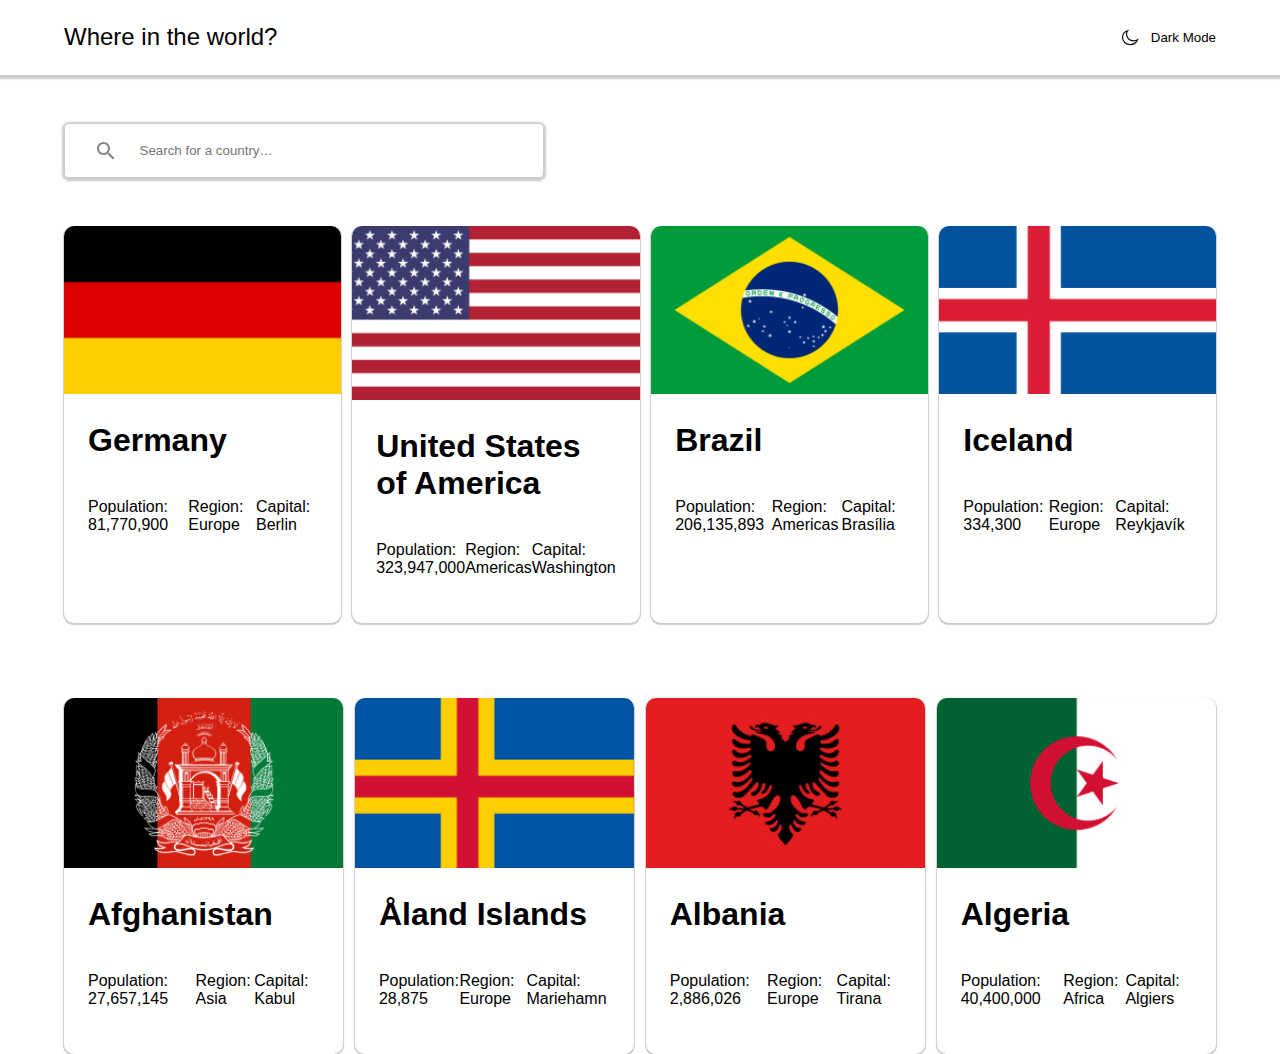
<file: index.html>
<!DOCTYPE html>
<html lang="en">

<head>
    <meta charset="UTF-8">
    <meta name="viewport" content="width=device-width, initial-scale=1.0">
    <title>1-dars</title>
    <link rel="stylesheet" href="style.css">
</head>

<body>
    <header>
        <nav class="container">
            <a href="index.html">Where in the world?</a>

            <button>
                <img src="./images/Group 3.svg" alt="">
                <span>Dark Mode</span>
            </button>
        </nav>
    </header>

    <main class="container">
        <section class="search">
            <label for="search">
                <img src="./images/search.svg" alt="">
                <input type="search" placeholder="Search for a country…" id="search">
            </label>
        </section>

        <section class="flags">
            <div class="flags-card">
                <a href="germany.html">
                <img src="./images/flag-germany.jpg" alt="">
                <div class="flags-card-text">
                    <h1>Germany</h1>
                    <div class="card-text">
                    <p>Population: 81,770,900</p>
                    <p>Region: Europe</p>
                    <p>Capital: Berlin</p>
                    </div>
                </a>
                </div>
            </div>

            <div class="flags-card">
                <a href="usa.html">
                <img src="./images/flag-usa.jpg" alt="">
                <div class="flags-card-text">
                    <h1>United States of America</h1>
                    <div class="card-text">
                    <p>Population: 323,947,000</p>
                    <p>Region: Americas</p>
                    <p>Capital: Washington</p>
                    </div>
                </div>
                </a>
            </div>


            <div class="flags-card">
                <a href="brazil.html">
                <img src="./images/flag-brazil.jpg" alt="">
                <div class="flags-card-text">
                    <h1>Brazil</h1>
                    <div class="card-text">
                    <p>Population: 206,135,893</p>
                    <p>Region: Americas</p>
                    <p>Capital: Brasília</p>
                    </div>
                </div>
                </a>
            </div>

            <div class="flags-card">
                <a href="iceland.html">
                <img src="./images/1280px-Flag_of_Germany.svg.jpg" alt="">
                <div class="flags-card-text">
                    <h1>Iceland</h1>
                    <div class="card-text">
                    <p>Population: 334,300</p>
                    <p>Region: Europe</p>
                    <p>Capital: Reykjavík</p>
                    </div>
                </div>
                </a>
            </div>

            <div class="flags-card">
                <a href="afghan.html">
                <img src="./images/1280px-Flag_of_Germany.svg (4).jpg" alt="">
                <div class="flags-card-text">
                    <h1>Afghanistan</h1>
                    <div class="card-text">
                    <p>Population: 27,657,145</p>
                    <p>Region: Asia</p>
                    <p>Capital: Kabul</p>
                    </div>
                </div>
                </a>
            </div>

            <div class="flags-card">
                <a href="aland.html">
                <img src="./images/1280px-Flag_of_Germany.svg (3).jpg" alt="">
                <div class="flags-card-text">
                    <h1>Åland Islands</h1>
                    <div class="card-text">
                    <p>Population: 28,875</p>
                    <p>Region: Europe</p>
                    <p>Capital: Mariehamn</p>
                    </div>
                </div>
                </a>
            </div>

            <div class="flags-card">
                <a href="albania.html">
                <img src="./images/1280px-Flag_of_Germany.svg (2).jpg" alt="">
                <div class="flags-card-text">
                    <h1>Albania</h1>
                    <div class="card-text">
                    <p>Population: 2,886,026</p>
                    <p>Region: Europe</p>
                    <p>Capital: Tirana</p>
                    </div>
                </div>
                </a>
            </div>

            <div class="flags-card">
                <a href="algeria.html">
                <img src="./images/1280px-Flag_of_Germany.svg (1).jpg" alt="">
                <div class="flags-card-text">
                    <h1>Algeria</h1>
                    <div class="card-text">
                    <p>Population: 40,400,000</p>
                    <p>Region: Africa</p>
                    <p>Capital: Algiers</p>
                    </div>
                </div>
                </a>
            </div>

            
        </section>
    </main>

    <script src="./main.js"></script>
</body>

</html>
</file>
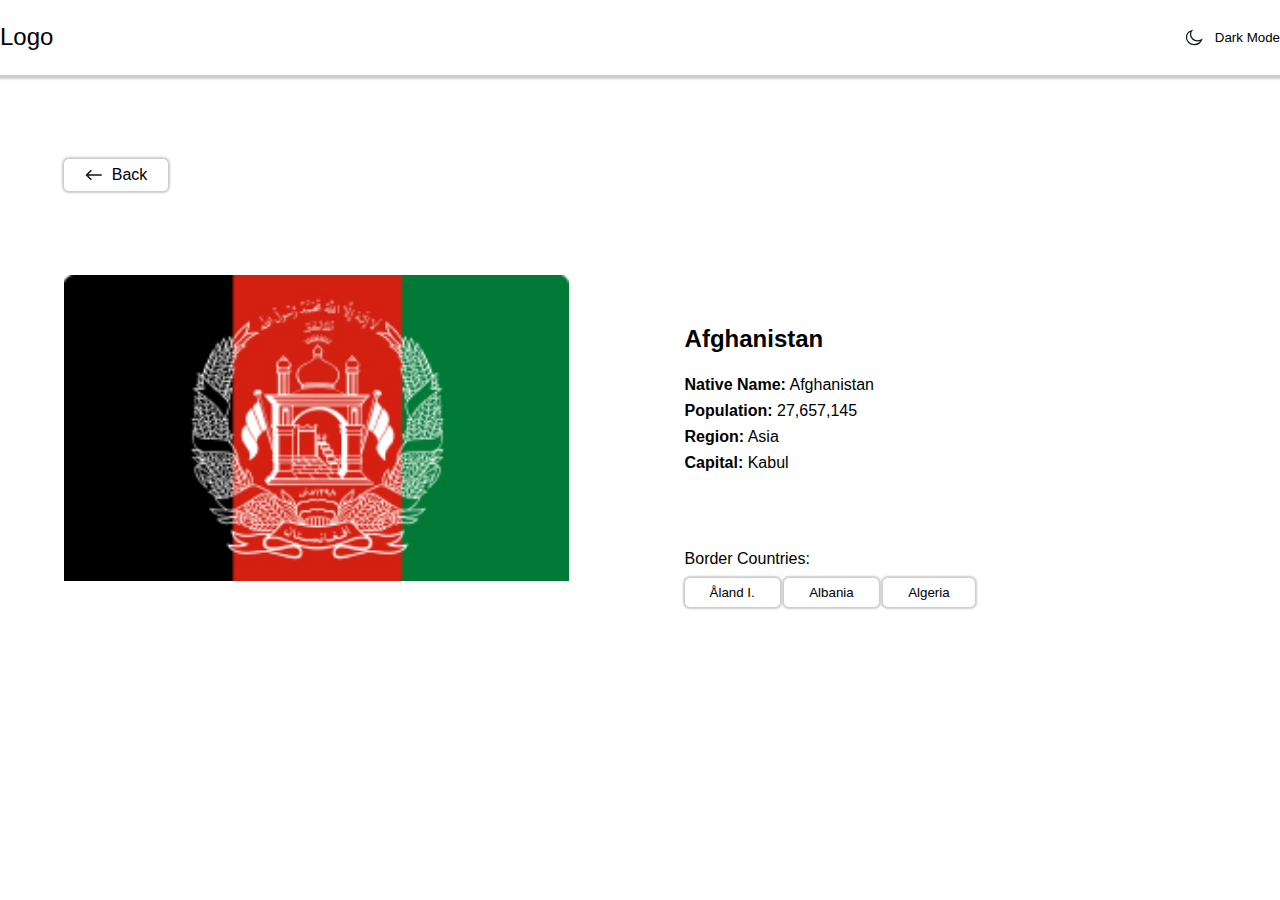
<file: afghan.html>
<!DOCTYPE html>
<html lang="en">
  <head>
    <meta charset="UTF-8" />
    <meta name="viewport" content="width=device-width, initial-scale=1.0" />
    <title>1-dars</title>
    <link rel="stylesheet" href="style.css" />
  </head>
  <body>
    <header>
      <nav>
        <a href="#">Logo</a>

        <button>
            <img src="./images/Group 3.svg" alt="">
            <span>Dark Mode</span>
        </button>
      </nav>
    </header>

    <main class="container">
      <section class="back">
        <a href="index.html">
          <img src="images/call-made.svg" alt="" />
          <span>Back</span>
        </a>
      </section>

      <section class="country">
        <div class="country-left">
          <img src="./images/1280px-Flag_of_Germany.svg (4).jpg" alt="" />
        </div>
        <div class="country-right">
          <h2>Afghanistan</h2>

          <ul>
            <li><b>Native Name:</b> Afghanistan</li>
            <li><b>Population:</b> 27,657,145</li>
            <li><b>Region:</b> Asia</li>
            <li><b>Capital:</b> Kabul</li>
          </ul>

          <div class="border">
            <p>Border Countries:</p>
            <button>
              <a href="aland.html" class="btn1"> Åland I. </a>
            </button>

            <button>
              <a href="albania.html" class="btn2"> Albania </a>
            </button>

            <button>
              <a href="algeria.html" class="btn3"> Algeria </a>
            </button>
          </div>
        </div>
      </section>
    </main>

    <script src="main.js"></script>
  </body>
</html>
</file>
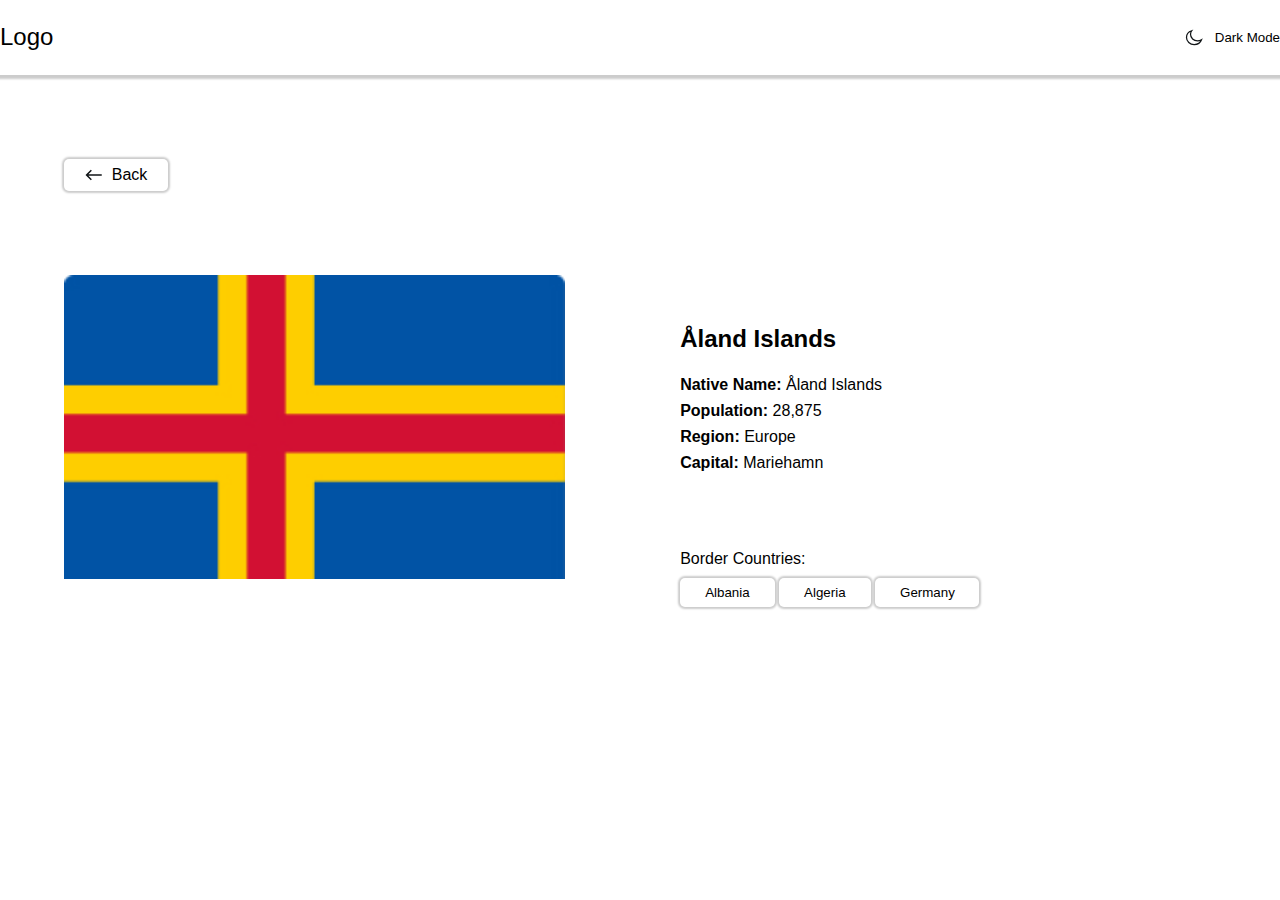
<file: aland.html>
<!DOCTYPE html>
<html lang="en">
  <head>
    <meta charset="UTF-8" />
    <meta name="viewport" content="width=device-width, initial-scale=1.0" />
    <title>1-dars</title>
    <link rel="stylesheet" href="style.css" />
  </head>
  <body>
    <header>
      <nav>
        <a href="#">Logo</a>

        <button>
            <img src="./images/Group 3.svg" alt="">
            <span>Dark Mode</span>
        </button>
      </nav>
    </header>

    <main class="container">
      <section class="back">
        <a href="index.html">
          <img src="images/call-made.svg" alt="" />
          <span>Back</span>
        </a>
      </section>

      <section class="country">
        <div class="country-left">
          <img src="./images/1280px-Flag_of_Germany.svg (3).jpg" alt="" />
        </div>
        <div class="country-right">
          <h2>Åland Islands</h2>

          <ul>
            <li><b>Native Name:</b> Åland Islands</li>
            <li><b>Population:</b> 28,875</li>
            <li><b>Region:</b> Europe</li>
            <li><b>Capital:</b> Mariehamn</li>
          </ul>

          <div class="border">
            <p>Border Countries:</p>
            <button>
              <a href="albania.html" class="btn1"> Albania </a>
            </button>

            <button>
              <a href="algeria.html" class="btn2"> Algeria </a>
            </button>

            <button>
              <a href="germany.html" class="btn3"> Germany </a>
            </button>
          </div>
        </div>
      </section>
    </main>

    <script src="main.js"></script>
  </body>
</html>
</file>
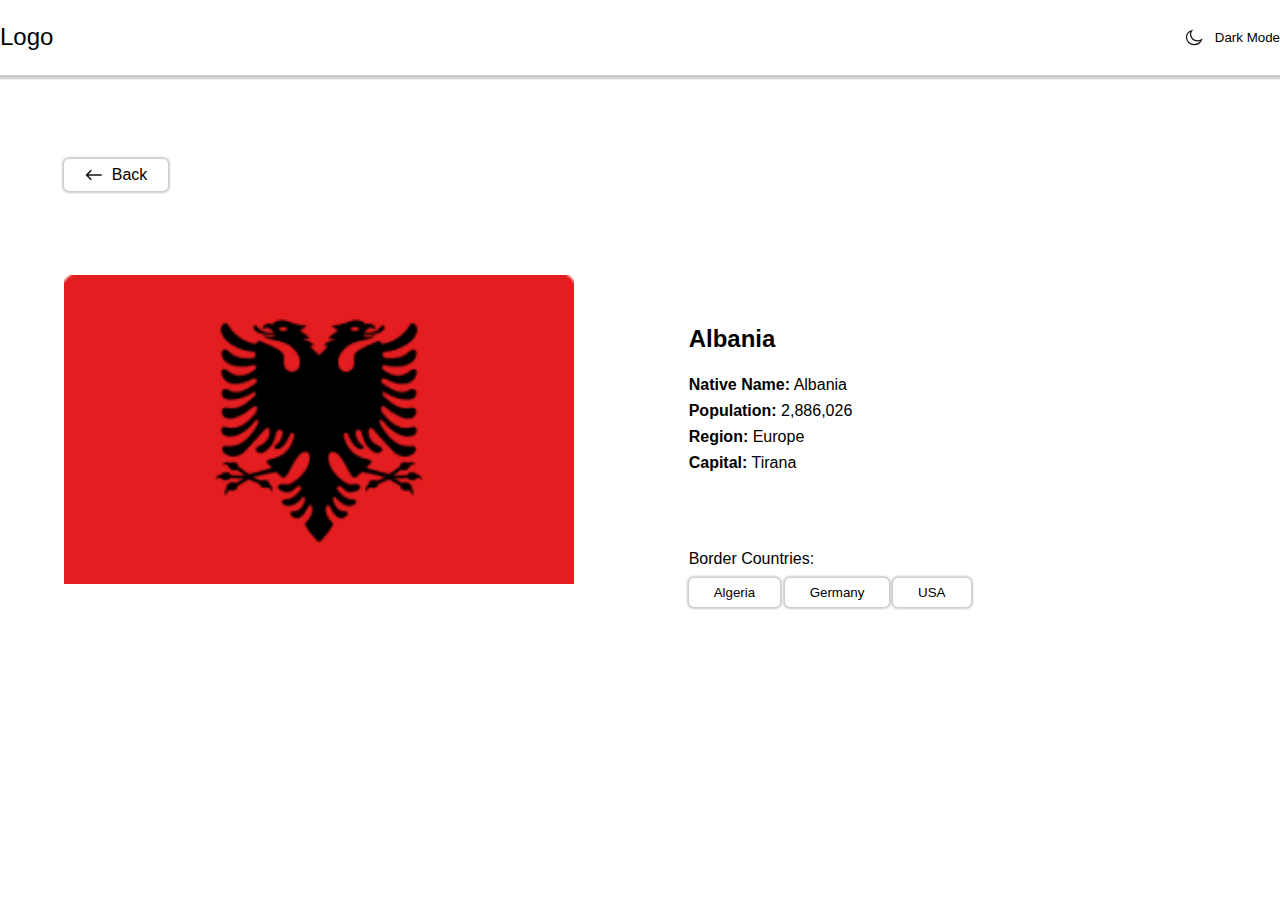
<file: albania.html>
<!DOCTYPE html>
<html lang="en">
  <head>
    <meta charset="UTF-8" />
    <meta name="viewport" content="width=device-width, initial-scale=1.0" />
    <title>1-dars</title>
    <link rel="stylesheet" href="style.css" />
  </head>
  <body>
    <header>
      <nav>
        <a href="#">Logo</a>

        <button>
            <img src="./images/Group 3.svg" alt="">
            <span>Dark Mode</span>
        </button>
      </nav>
    </header>

    <main class="container">
      <section class="back">
        <a href="index.html">
          <img src="images/call-made.svg" alt="" />
          <span>Back</span>
        </a>
      </section>

      <section class="country">
        <div class="country-left">
          <img src="./images/1280px-Flag_of_Germany.svg (2).jpg" alt="" />
        </div>
        <div class="country-right">
          <h2>Albania</h2>

          <ul>
            <li><b>Native Name:</b> Albania</li>
            <li><b>Population:</b> 2,886,026</li>
            <li><b>Region:</b> Europe</li>
            <li><b>Capital:</b> Tirana</li>
          </ul>

          <div class="border">
            <p>Border Countries:</p>
            <button>
              <a href="algeria.html" class="btn1"> Algeria </a>
            </button>

            <button>
              <a href="germany.html" class="btn2"> Germany </a>
            </button>

            <button>
              <a href="usa.html" class="btn3"> USA </a>
            </button>
          </div>
        </div>
      </section>
    </main>

    <script src="main.js"></script>
  </body>
</html>
</file>
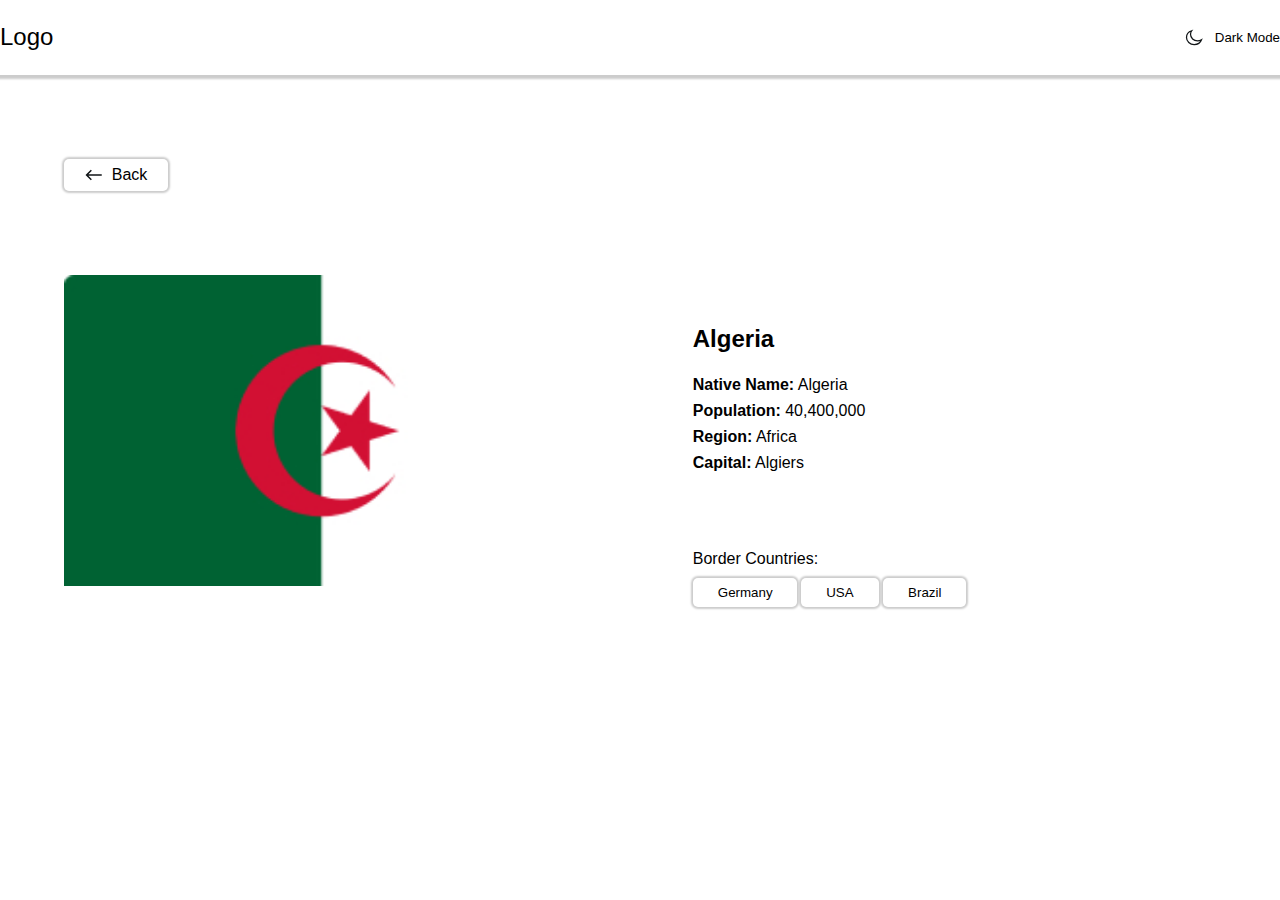
<file: algeria.html>
<!DOCTYPE html>
<html lang="en">
  <head>
    <meta charset="UTF-8" />
    <meta name="viewport" content="width=device-width, initial-scale=1.0" />
    <title>1-dars</title>
    <link rel="stylesheet" href="style.css" />
  </head>
  <body>
    <header>
      <nav>
        <a href="#">Logo</a>

        <button>
            <img src="./images/Group 3.svg" alt="">
            <span>Dark Mode</span>
        </button>
      </nav>
    </header>

    <main class="container">
      <section class="back">
        <a href="index.html">
          <img src="images/call-made.svg" alt="" />
          <span>Back</span>
        </a>
      </section>

      <section class="country">
        <div class="country-left">
          <img src="./images/1280px-Flag_of_Germany.svg (1).jpg" alt="" />
        </div>
        <div class="country-right">
          <h2>Algeria</h2>

          <ul>
            <li><b>Native Name:</b> Algeria</li>
            <li><b>Population:</b> 40,400,000</li>
            <li><b>Region:</b> Africa</li>
            <li><b>Capital:</b> Algiers</li>
          </ul>

          <div class="border">
            <p>Border Countries:</p>
            <button>
              <a href="germany.html" class="btn1"> Germany </a>
            </button>

            <button>
              <a href="usa.html" class="btn2"> USA </a>
            </button>

            <button>
              <a href="brazil.html" class="btn3"> Brazil </a>
            </button>
          </div>
        </div>
      </section>
    </main>

    <script src="main.js"></script>
  </body>
</html>
</file>
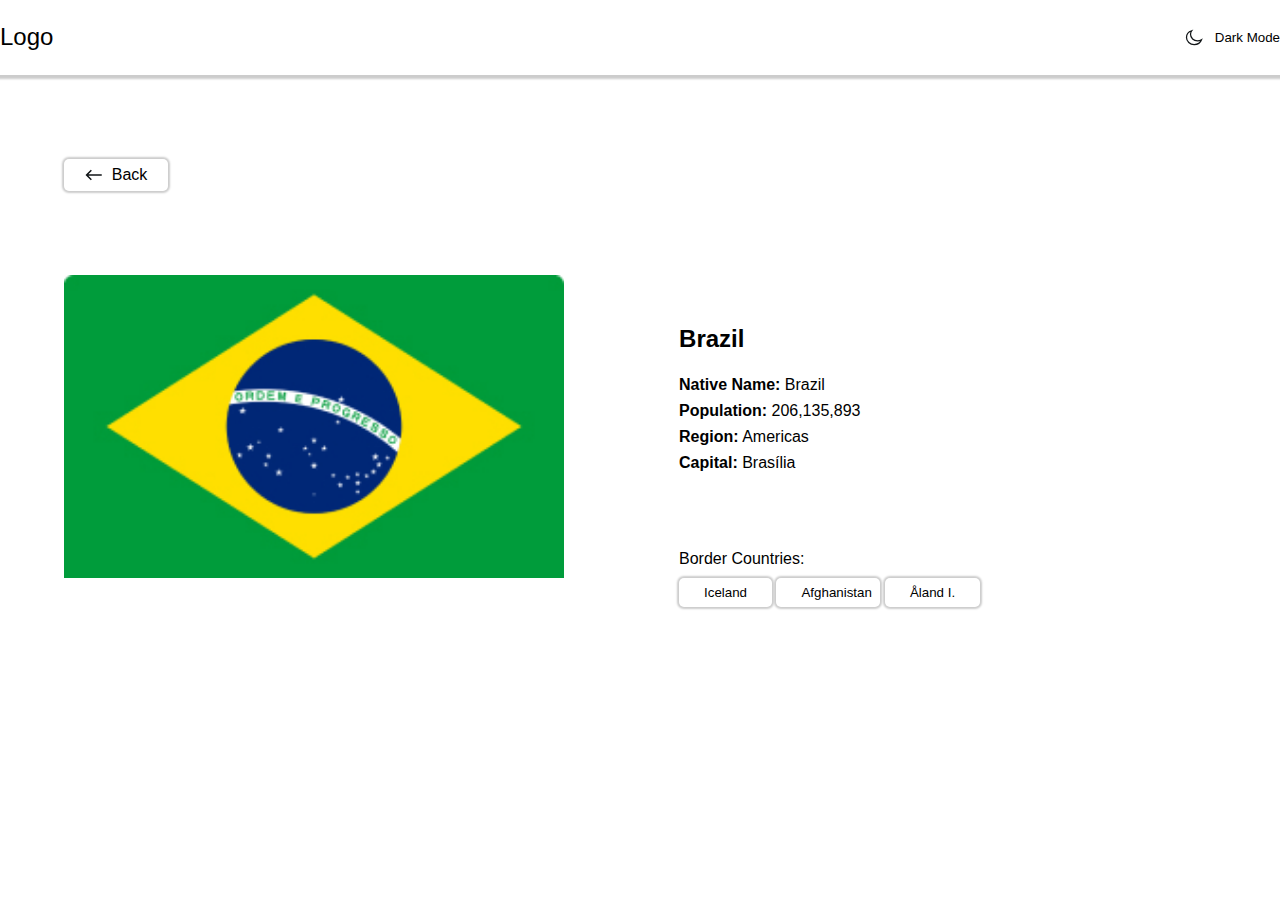
<file: brazil.html>
<!DOCTYPE html>
<html lang="en">
  <head>
    <meta charset="UTF-8" />
    <meta name="viewport" content="width=device-width, initial-scale=1.0" />
    <title>1-dars</title>
    <link rel="stylesheet" href="style.css" />
  </head>
  <body>
    <header>
      <nav>
        <a href="#">Logo</a>

        <button>
            <img src="./images/Group 3.svg" alt="">
            <span>Dark Mode</span>
        </button>
      </nav>
    </header>

    <main class="container">
      <section class="back">
        <a href="index.html">
          <img src="images/call-made.svg" alt="" />
          <span>Back</span>
        </a>
      </section>

      <section class="country">
        <div class="country-left">
          <img src="images/flag-brazil.jpg" alt="" />
        </div>
        <div class="country-right">
          <h2>Brazil</h2>

          <ul>
            <li><b>Native Name:</b> Brazil</li>
            <li><b>Population:</b> 206,135,893</li>
            <li><b>Region:</b> Americas</li>
            <li><b>Capital:</b> Brasília</li>
          </ul>

          <div class="border">
            <p>Border Countries:</p>
            <button>
              <a href="iceland.html" class="btn1"> Iceland </a>
            </button>

            <button>
              <a href="afghan.html" class="btn2"> Afghanistan </a>
            </button>

            <button>
              <a href="aland.html" class="btn3"> Åland I. </a>
            </button>
          </div>
        </div>
      </section>
    </main>

    <script src="main.js"></script>
  </body>
</html>
</file>
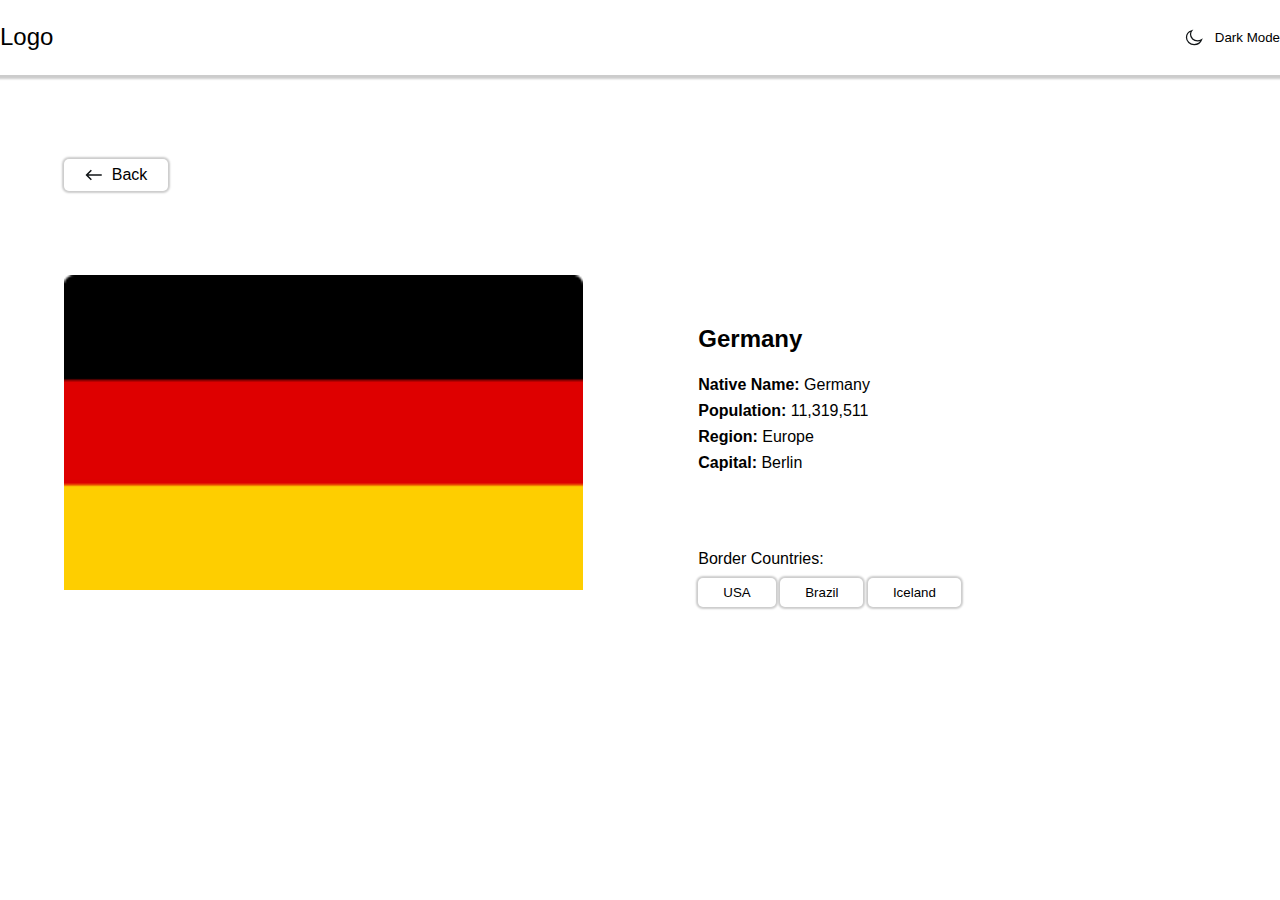
<file: germany.html>
<!DOCTYPE html>
<html lang="en">
  <head>
    <meta charset="UTF-8" />
    <meta name="viewport" content="width=device-width, initial-scale=1.0" />
    <title>1-dars</title>
    <link rel="stylesheet" href="style.css" />
  </head>
  <body>
    <header>
      <nav>
        <a href="#">Logo</a>

        <button>
            <img src="./images/Group 3.svg" alt="">
            <span>Dark Mode</span>
        </button>
      </nav>
    </header>

    <main class="container">
      <section class="back">
        <a href="index.html">
          <img src="images/call-made.svg" alt="" />
          <span>Back</span>
        </a>
      </section>

      <section class="country">
        <div class="country-left">
          <img src="images/flag-germany.jpg" alt="" />
        </div>
        <div class="country-right">
          <h2>Germany</h2>

          <ul>
            <li><b>Native Name:</b> Germany</li>
            <li><b>Population:</b> 11,319,511</li>
            <li><b>Region:</b> Europe</li>
            <li><b>Capital:</b> Berlin</li>
          </ul>

          <div class="border">
            <p>Border Countries:</p>
            <button>
              <a href="usa.html" class="btn1"> USA </a>
            </button>

            <button>
              <a href="brazil.html" class="btn2"> Brazil </a>
            </button>

            <button>
              <a href="iceland.html" class="btn3"> Iceland </a>
            </button>
          </div>
        </div>
      </section>
    </main>

    <script src="main.js"></script>
  </body>
</html>
</file>
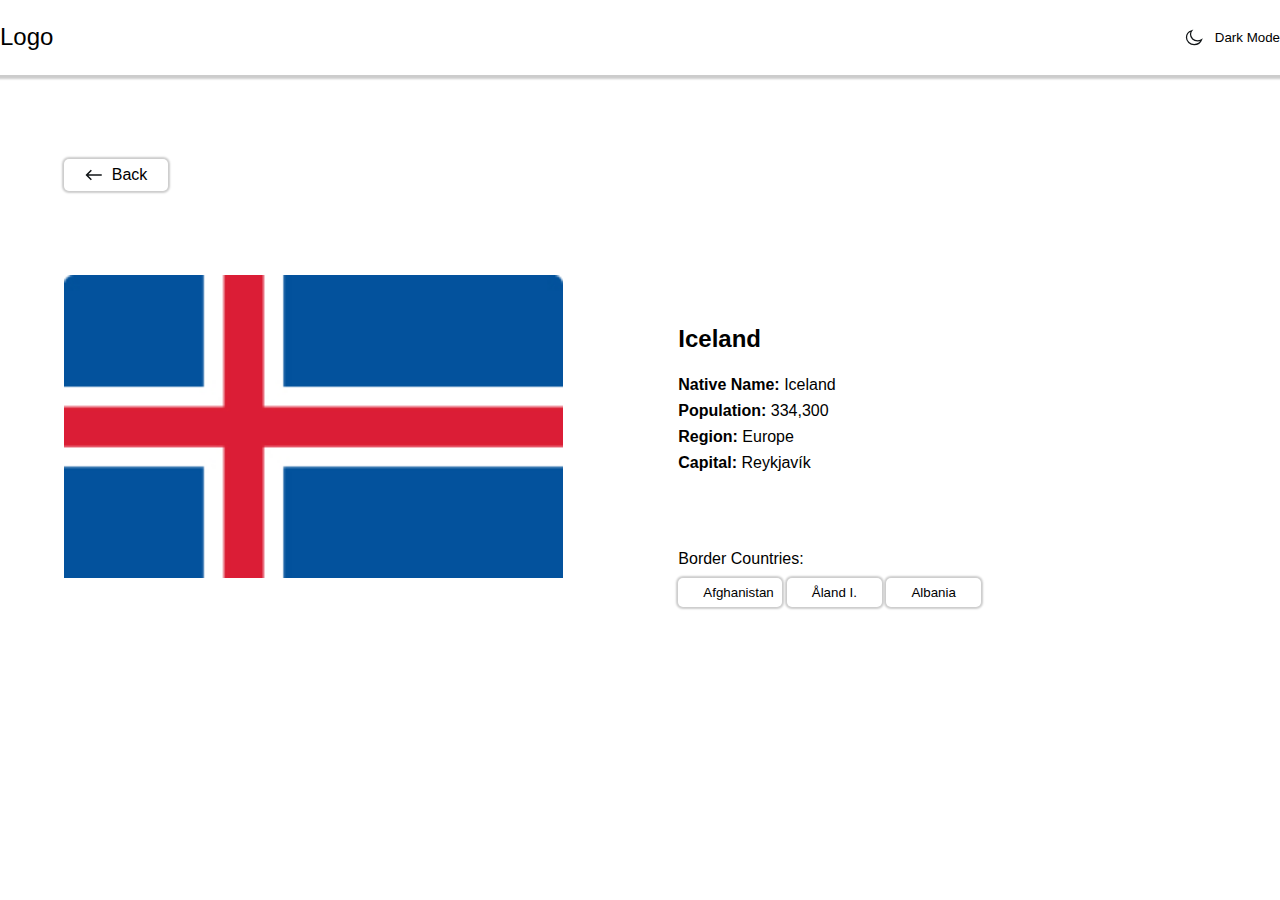
<file: iceland.html>
<!DOCTYPE html>
<html lang="en">
  <head>
    <meta charset="UTF-8" />
    <meta name="viewport" content="width=device-width, initial-scale=1.0" />
    <title>1-dars</title>
    <link rel="stylesheet" href="style.css" />
  </head>
  <body>
    <header>
      <nav>
        <a href="#">Logo</a>

        <button>
            <img src="./images/Group 3.svg" alt="">
            <span>Dark Mode</span>
        </button>
      </nav>
    </header>

    <main class="container">
      <section class="back">
        <a href="index.html">
          <img src="images/call-made.svg" alt="" />
          <span>Back</span>
        </a>
      </section>

      <section class="country">
        <div class="country-left">
          <img src="./images/1280px-Flag_of_Germany.svg.jpg" alt="" />
        </div>
        <div class="country-right">
          <h2>Iceland</h2>

          <ul>
            <li><b>Native Name:</b> Iceland</li>
            <li><b>Population:</b> 334,300</li>
            <li><b>Region:</b> Europe</li>
            <li><b>Capital:</b> Reykjavík</li>
          </ul>

          <div class="border">
            <p>Border Countries:</p>
            <button>
              <a href="afghan.html" class="btn1"> Afghanistan </a>
            </button>

            <button>
              <a href="aland.html" class="btn2"> Åland I. </a>
            </button>

            <button>
              <a href="albania.html" class="btn3"> Albania </a>
            </button>
          </div>
        </div>
      </section>
    </main>

    <script src="main.js"></script>
  </body>
</html>
</file>
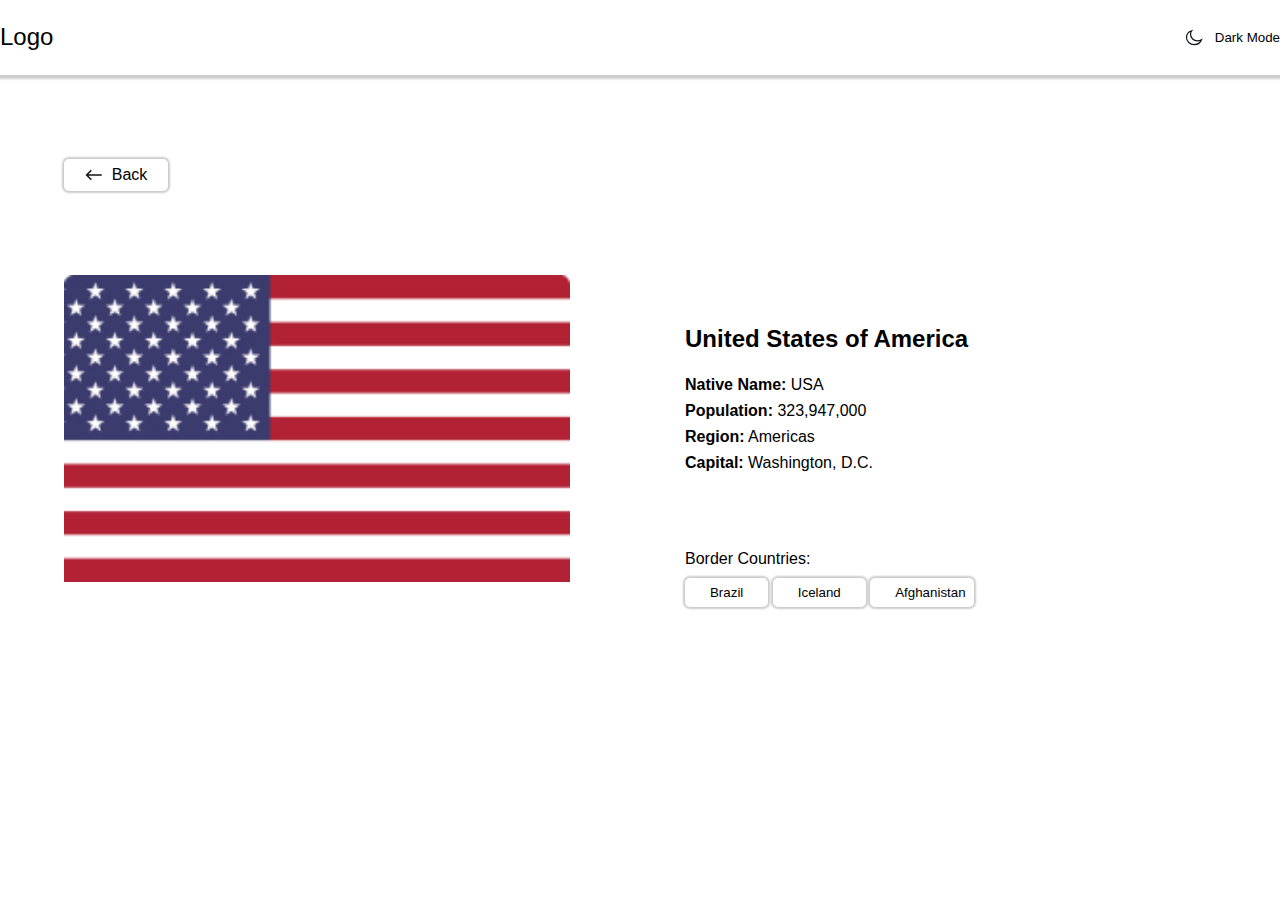
<file: usa.html>
<!DOCTYPE html>
<html lang="en">
  <head>
    <meta charset="UTF-8" />
    <meta name="viewport" content="width=device-width, initial-scale=1.0" />
    <title>1-dars</title>
    <link rel="stylesheet" href="style.css" />
  </head>
  <body>
    <header>
      <nav>
        <a href="#">Logo</a>

        <button>
            <img src="./images/Group 3.svg" alt="">
            <span>Dark Mode</span>
        </button>
      </nav>
    </header>

    <main class="container">
      <section class="back">
        <a href="index.html">
          <img src="images/call-made.svg" alt="" />
          <span>Back</span>
        </a>
      </section>

      <section class="country">
        <div class="country-left">
          <img src="images/flag-usa.jpg" alt="" />
        </div>
        <div class="country-right">
          <h2>United States of America</h2>

          <ul>
            <li><b>Native Name:</b> USA</li>
            <li><b>Population:</b> 323,947,000</li>
            <li><b>Region:</b> Americas</li>
            <li><b>Capital:</b> Washington, D.C.</li>
          </ul>

          <div class="border">
            <p>Border Countries:</p>
            <button>
              <a href="brazil.html" class="btn1"> Brazil </a>
            </button>

            <button>
              <a href="iceland.html" class="btn2"> Iceland </a>
            </button>

            <button>
              <a href="afghan.html" class="btn3"> Afghanistan </a>
            </button>
          </div>
        </div>
      </section>
    </main>

    <script src="main.js"></script>
  </body>
</html>
</file>
<file: style.css>
* {
  padding: 0;
  margin: 0;
  box-sizing: border-box;

  font-family: sans-serif;
  text-decoration: none;
  list-style: none;
  color: inherit;
}

nav {
  display: flex;
  justify-content: space-between;
  padding: 23px 0 24px;
}

header {
  box-shadow: 0 2px 2px 2px #ccc;
}

.container {
  width: 90%;
  margin: 0 auto;
}

nav > a {
  font-size: 24px;
}

nav button {
  display: flex;
  align-items: center;
  gap: 10.5px;
  background: transparent;
  border: transparent;
  font-weight: 500;
}

.search {
  margin-top: 48px;
}

.search label {
  position: relative;
  border: 1px solid #ccc;
  box-shadow: 0 1px 2px 2px #ccc;
  padding: 0px 32px;
  display: flex;
  align-items: center;
  gap: 24.5px;
  max-width: 480px;
  border-radius: 5px;
}

input {
  border: transparent;
  width: 100%;
  height: 100%;
  padding: 19px 0px;
}

.flags {
  margin-top: 48px;
  display: flex;
  flex-wrap: wrap;
  gap: 1%;
  row-gap: 75px;
}

.flags-card {
  box-shadow: 0px 1px 1px 1px #ccc;
  flex: 1;
  border-radius: 10px;
}

.flags-card-text {
  padding: 24px 24px 46px 24px;
}

.flags-card img {
  width: 100%;
  min-width: 264px;
  border-radius: 10px 10px 0 0;
}

.flags-card-text h1 {
  margin-bottom: 16px;
}

.back {
  margin: 84px 0;
}

.back a {
  display: flex;
  align-items: center;
  justify-content: center;
  gap: 9px;
  border: 1px solid transparent;
  box-shadow: 0px 0px 2px 2px #ccc;
  max-width: 104px;
  max-height: 32px;
  padding: 6px 24px;
  border-radius: 5px;
}

.country {
  display: flex;
  gap: 10%;
}

.country > div {
  flex: 1 1 auto;
}

.country img {
  width: 100%;
}

@media screen and (max-width: 640px) {
  .search label {
    max-width: 100%;
  }
  .flags-card:nth-child(1) {
    width: 100%;
    min-width: 100%;
    display: block;
  }
}

@media screen and (max-width: 390px) {
  body {
    background: #000;
    color: #fff;
  }

  input {
    background: transparent;
  }
}

.card-text {
  display: flex;
  padding-top: 23px;
}

.country-right h2 {
  padding-top: 50px;
  padding-bottom: 23px;
}

.country-right ul li {
  padding-bottom: 8px;
}

.country-right ul {
  padding-bottom: 70px;
}

.border button {
  gap: 20px;
  border: 1px solid transparent;
  box-shadow: 0px 0px 2px 2px #ccc;
  max-width: 104px;
  max-height: 32px;
  padding: 6px 24px;
  border-radius: 5px;
  background: white;
}

.border p {
    padding-bottom: 10px;
}
</file>
